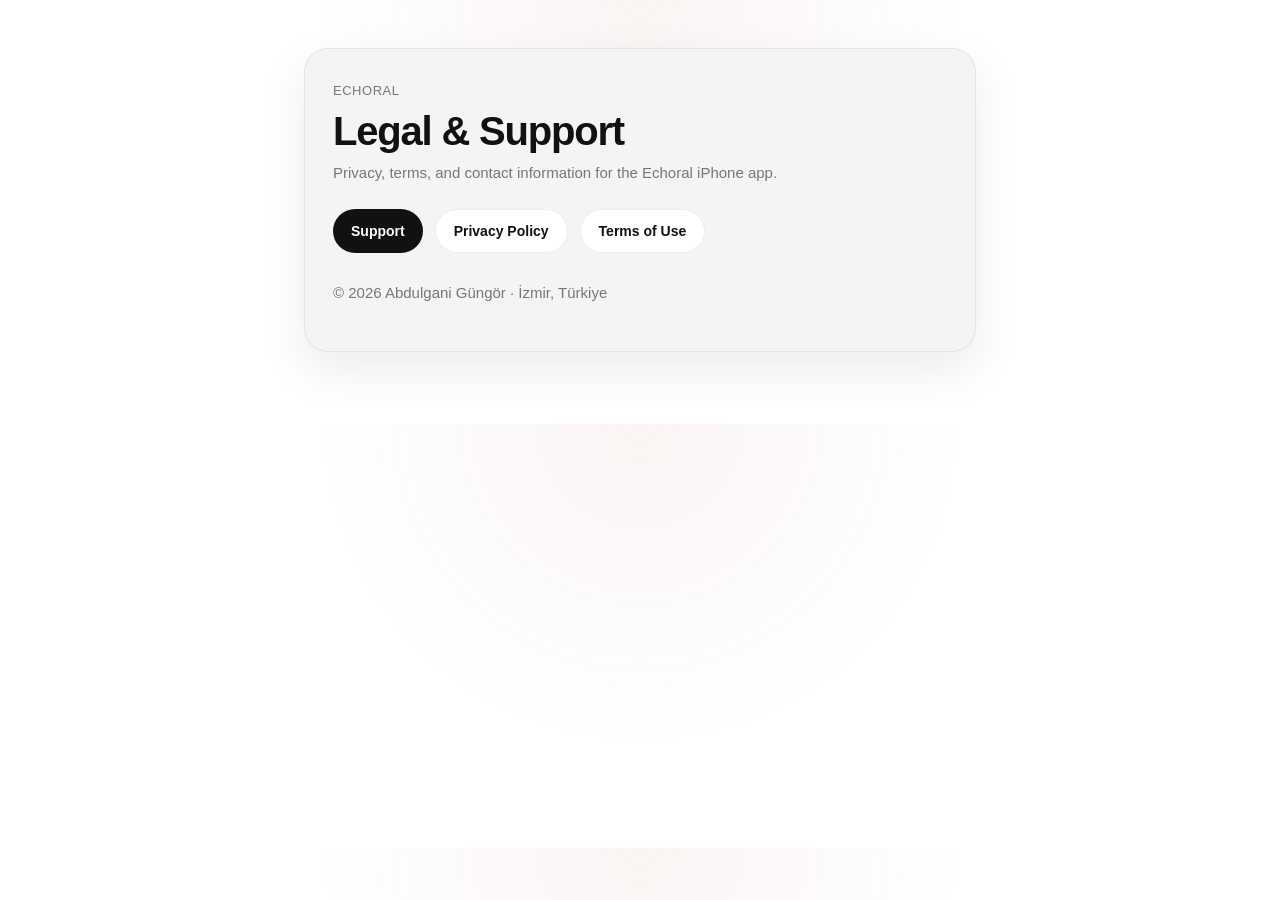
<file: index.html>
<!DOCTYPE html>
<html lang="en">
<head>
  <meta charset="utf-8">
  <meta name="viewport" content="width=device-width, initial-scale=1">
  <title>Echoral — Legal & Support</title>
  <meta name="description" content="Echoral privacy policy, terms of use, and support.">
  <link rel="stylesheet" href="style.css">
</head>
<body>
  <main class="wrap">
    <article class="card">
      <p class="eyebrow">Echoral</p>
      <h1>Legal &amp; Support</h1>
      <p class="lede">Privacy, terms, and contact information for the Echoral iPhone app.</p>

      <div class="actions">
        <a class="button" href="support.html">Support</a>
        <a class="button secondary" href="privacy.html">Privacy Policy</a>
        <a class="button secondary" href="terms.html">Terms of Use</a>
      </div>

      <footer>
        <p>© 2026 Abdulgani Güngör · İzmir, Türkiye</p>
      </footer>
    </article>
  </main>
</body>
</html>
</file>
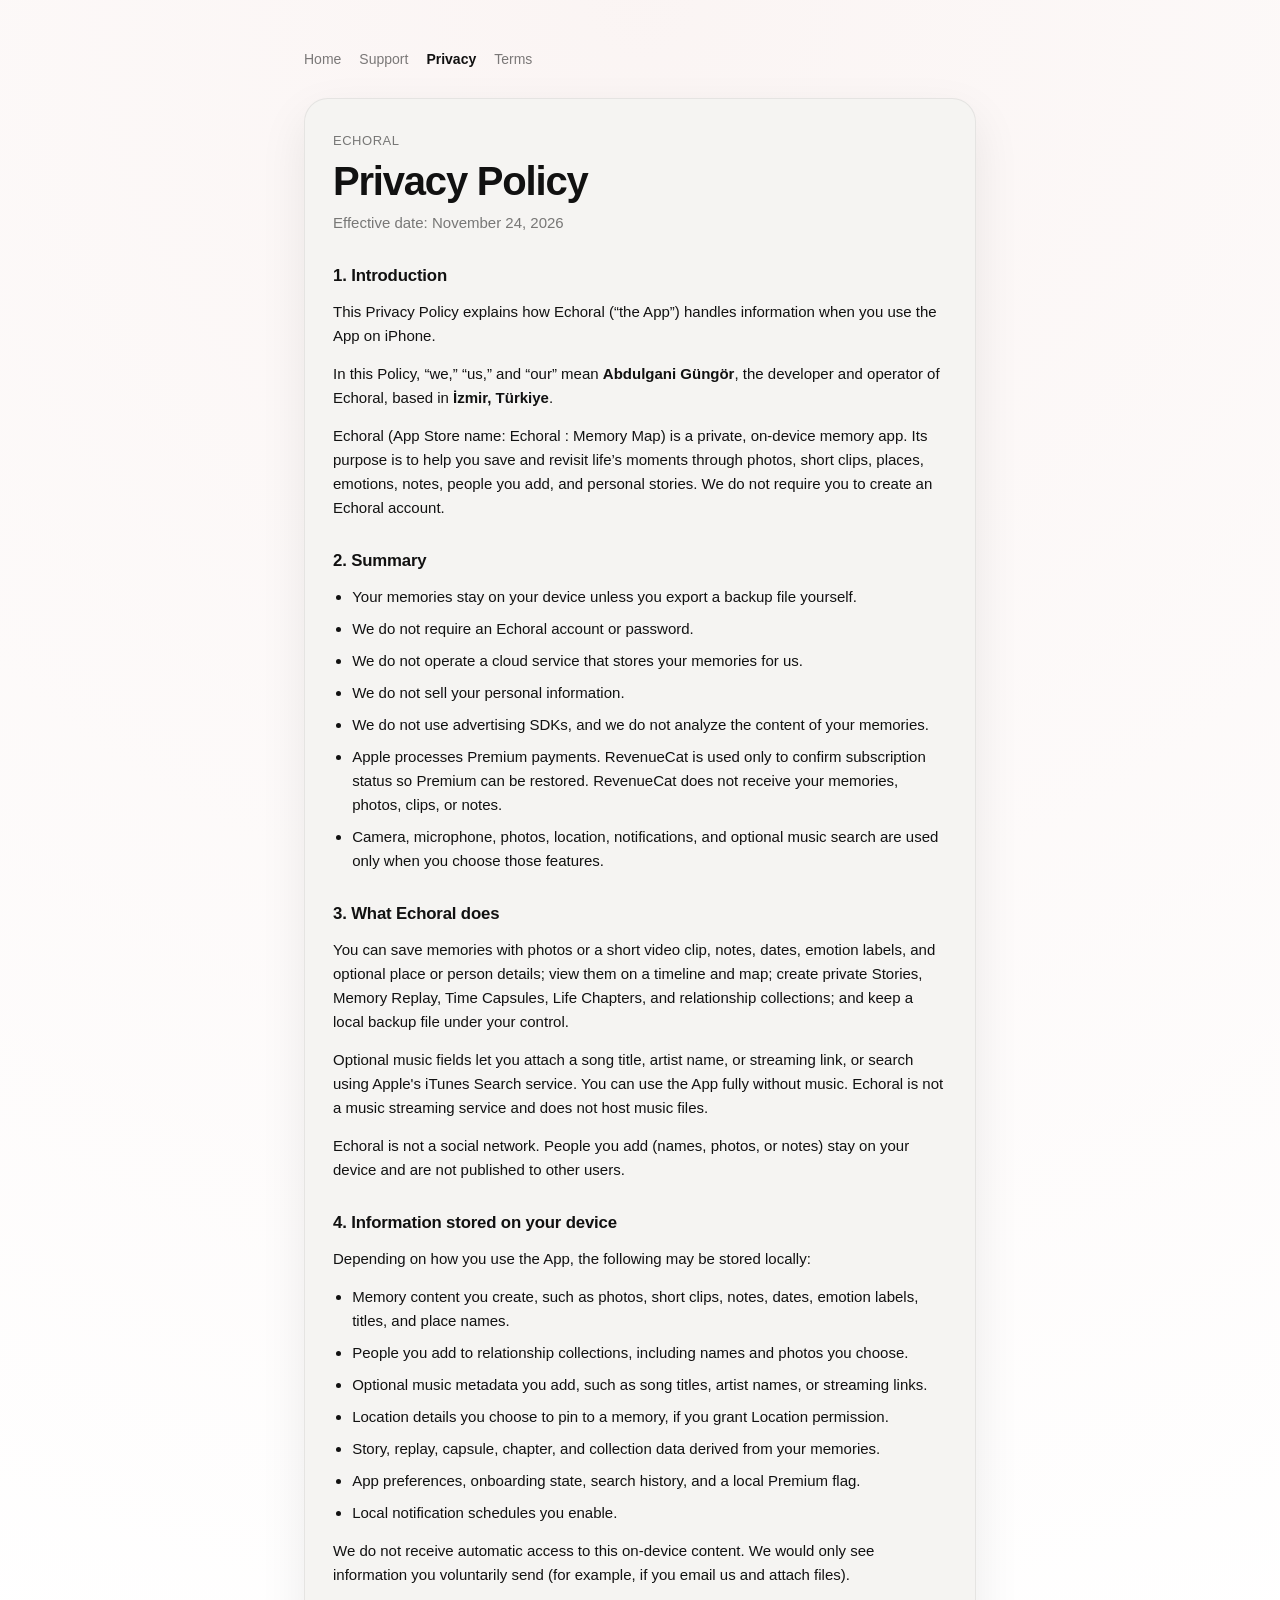
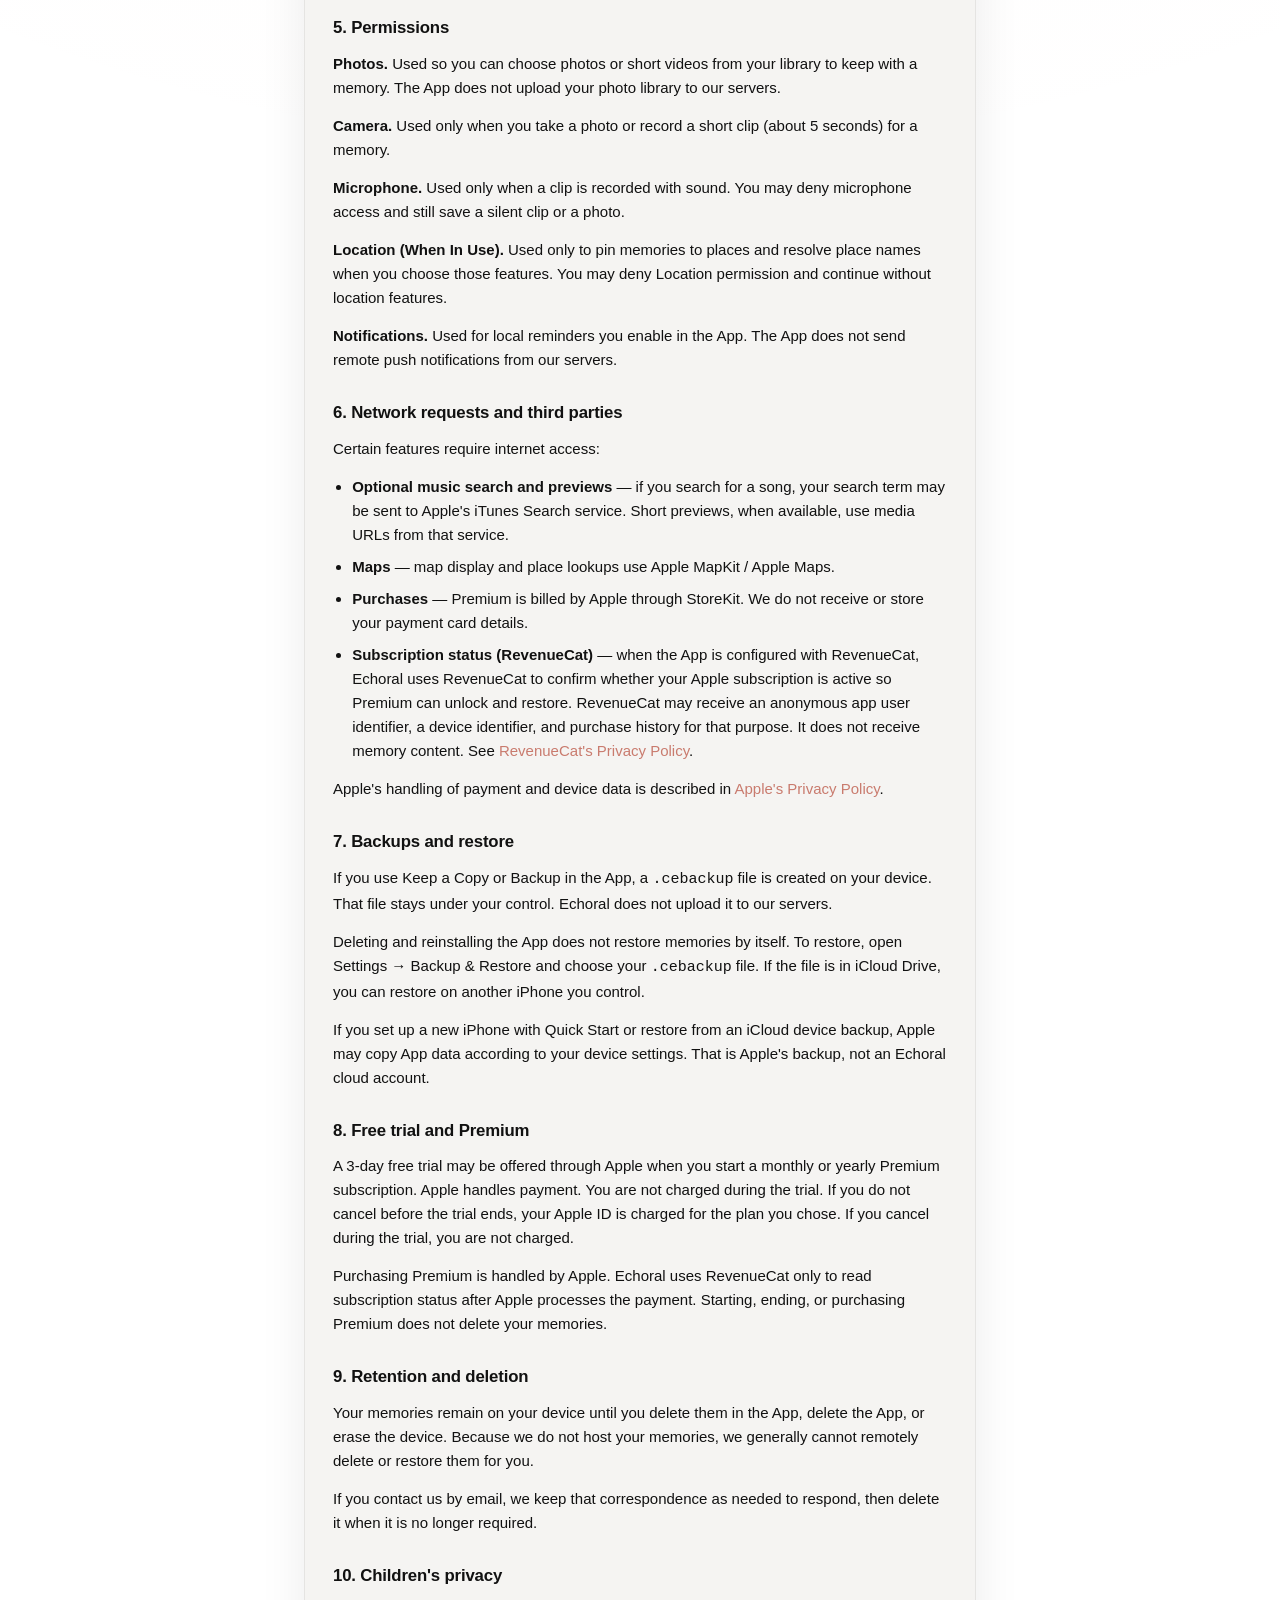
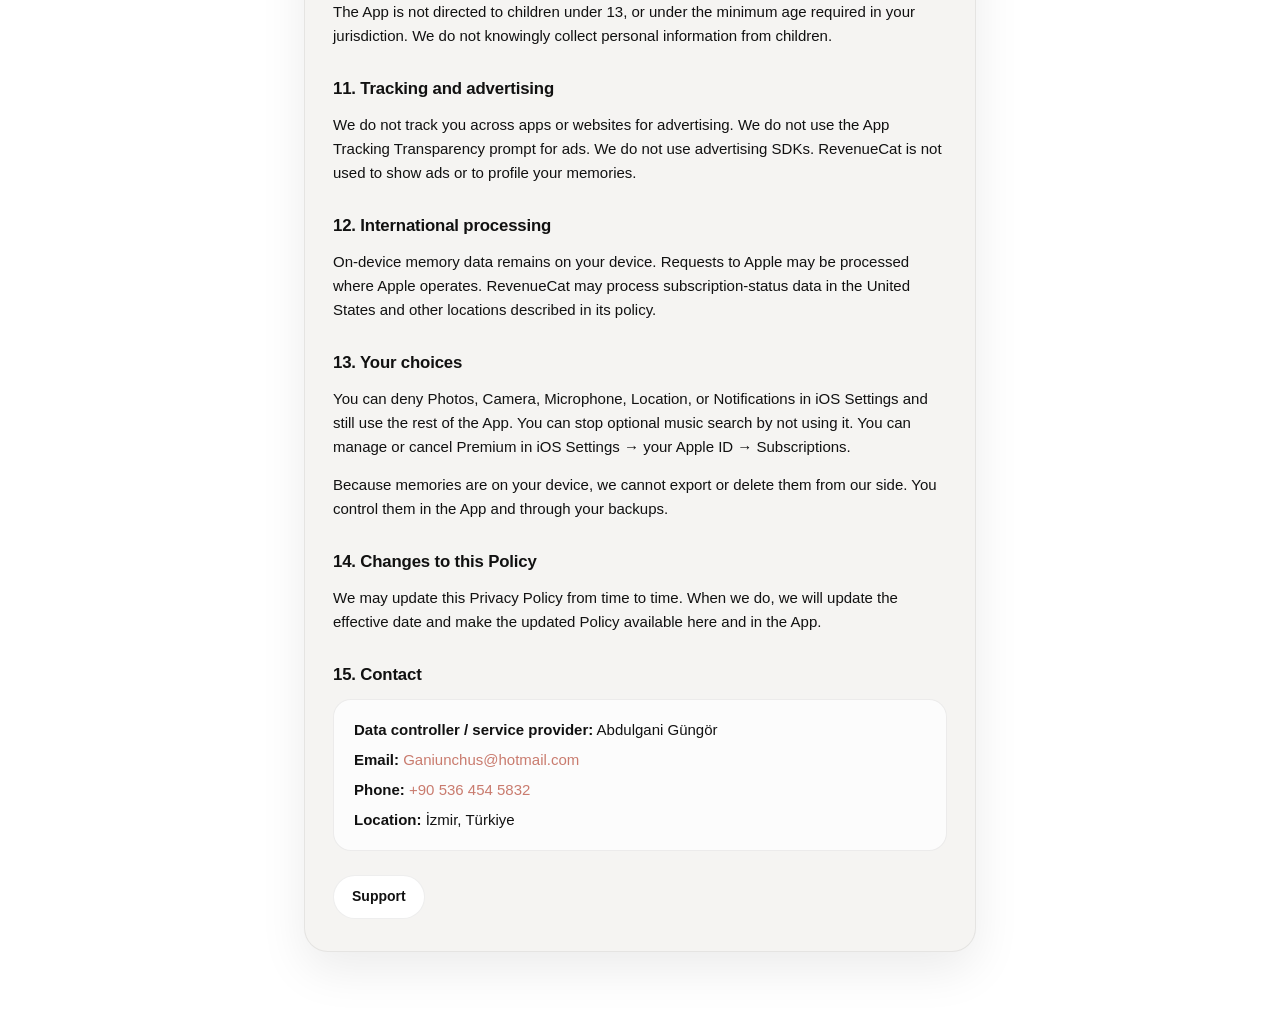
<file: privacy.html>
<!DOCTYPE html>
<html lang="en">
<head>
  <meta charset="utf-8">
  <meta name="viewport" content="width=device-width, initial-scale=1">
  <title>Echoral Privacy Policy</title>
  <meta name="description" content="Privacy Policy for the Echoral iPhone app.">
  <link rel="stylesheet" href="style.css">
</head>
<body>
  <main class="wrap">
    <nav class="site-nav" aria-label="Legal">
      <a href="index.html">Home</a>
      <a href="support.html">Support</a>
      <a href="privacy.html" aria-current="page">Privacy</a>
      <a href="terms.html">Terms</a>
    </nav>

    <article class="card">
      <p class="eyebrow">Echoral</p>
      <h1>Privacy Policy</h1>
      <p class="meta">Effective date: November 24, 2026</p>

      <h2>1. Introduction</h2>
      <p>This Privacy Policy explains how Echoral (“the App”) handles information when you use the App on iPhone.</p>
      <p>In this Policy, “we,” “us,” and “our” mean <strong>Abdulgani Güngör</strong>, the developer and operator of Echoral, based in <strong>İzmir, Türkiye</strong>.</p>
      <p>Echoral (App Store name: Echoral : Memory Map) is a private, on-device memory app. Its purpose is to help you save and revisit life’s moments through photos, short clips, places, emotions, notes, people you add, and personal stories. We do not require you to create an Echoral account.</p>

      <h2>2. Summary</h2>
      <ul>
        <li>Your memories stay on your device unless you export a backup file yourself.</li>
        <li>We do not require an Echoral account or password.</li>
        <li>We do not operate a cloud service that stores your memories for us.</li>
        <li>We do not sell your personal information.</li>
        <li>We do not use advertising SDKs, and we do not analyze the content of your memories.</li>
        <li>Apple processes Premium payments. RevenueCat is used only to confirm subscription status so Premium can be restored. RevenueCat does not receive your memories, photos, clips, or notes.</li>
        <li>Camera, microphone, photos, location, notifications, and optional music search are used only when you choose those features.</li>
      </ul>

      <h2>3. What Echoral does</h2>
      <p>You can save memories with photos or a short video clip, notes, dates, emotion labels, and optional place or person details; view them on a timeline and map; create private Stories, Memory Replay, Time Capsules, Life Chapters, and relationship collections; and keep a local backup file under your control.</p>
      <p>Optional music fields let you attach a song title, artist name, or streaming link, or search using Apple's iTunes Search service. You can use the App fully without music. Echoral is not a music streaming service and does not host music files.</p>
      <p>Echoral is not a social network. People you add (names, photos, or notes) stay on your device and are not published to other users.</p>

      <h2>4. Information stored on your device</h2>
      <p>Depending on how you use the App, the following may be stored locally:</p>
      <ul>
        <li>Memory content you create, such as photos, short clips, notes, dates, emotion labels, titles, and place names.</li>
        <li>People you add to relationship collections, including names and photos you choose.</li>
        <li>Optional music metadata you add, such as song titles, artist names, or streaming links.</li>
        <li>Location details you choose to pin to a memory, if you grant Location permission.</li>
        <li>Story, replay, capsule, chapter, and collection data derived from your memories.</li>
        <li>App preferences, onboarding state, search history, and a local Premium flag.</li>
        <li>Local notification schedules you enable.</li>
      </ul>
      <p>We do not receive automatic access to this on-device content. We would only see information you voluntarily send (for example, if you email us and attach files).</p>

      <h2>5. Permissions</h2>
      <p><strong>Photos.</strong> Used so you can choose photos or short videos from your library to keep with a memory. The App does not upload your photo library to our servers.</p>
      <p><strong>Camera.</strong> Used only when you take a photo or record a short clip (about 5 seconds) for a memory.</p>
      <p><strong>Microphone.</strong> Used only when a clip is recorded with sound. You may deny microphone access and still save a silent clip or a photo.</p>
      <p><strong>Location (When In Use).</strong> Used only to pin memories to places and resolve place names when you choose those features. You may deny Location permission and continue without location features.</p>
      <p><strong>Notifications.</strong> Used for local reminders you enable in the App. The App does not send remote push notifications from our servers.</p>

      <h2>6. Network requests and third parties</h2>
      <p>Certain features require internet access:</p>
      <ul>
        <li><strong>Optional music search and previews</strong> — if you search for a song, your search term may be sent to Apple's iTunes Search service. Short previews, when available, use media URLs from that service.</li>
        <li><strong>Maps</strong> — map display and place lookups use Apple MapKit / Apple Maps.</li>
        <li><strong>Purchases</strong> — Premium is billed by Apple through StoreKit. We do not receive or store your payment card details.</li>
        <li><strong>Subscription status (RevenueCat)</strong> — when the App is configured with RevenueCat, Echoral uses RevenueCat to confirm whether your Apple subscription is active so Premium can unlock and restore. RevenueCat may receive an anonymous app user identifier, a device identifier, and purchase history for that purpose. It does not receive memory content. See <a href="https://www.revenuecat.com/privacy">RevenueCat's Privacy Policy</a>.</li>
      </ul>
      <p>Apple's handling of payment and device data is described in <a href="https://www.apple.com/legal/privacy/">Apple's Privacy Policy</a>.</p>

      <h2>7. Backups and restore</h2>
      <p>If you use Keep a Copy or Backup in the App, a <code>.cebackup</code> file is created on your device. That file stays under your control. Echoral does not upload it to our servers.</p>
      <p>Deleting and reinstalling the App does not restore memories by itself. To restore, open Settings → Backup &amp; Restore and choose your <code>.cebackup</code> file. If the file is in iCloud Drive, you can restore on another iPhone you control.</p>
      <p>If you set up a new iPhone with Quick Start or restore from an iCloud device backup, Apple may copy App data according to your device settings. That is Apple's backup, not an Echoral cloud account.</p>

      <h2>8. Free trial and Premium</h2>
      <p>A 3-day free trial may be offered through Apple when you start a monthly or yearly Premium subscription. Apple handles payment. You are not charged during the trial. If you do not cancel before the trial ends, your Apple ID is charged for the plan you chose. If you cancel during the trial, you are not charged.</p>
      <p>Purchasing Premium is handled by Apple. Echoral uses RevenueCat only to read subscription status after Apple processes the payment. Starting, ending, or purchasing Premium does not delete your memories.</p>

      <h2>9. Retention and deletion</h2>
      <p>Your memories remain on your device until you delete them in the App, delete the App, or erase the device. Because we do not host your memories, we generally cannot remotely delete or restore them for you.</p>
      <p>If you contact us by email, we keep that correspondence as needed to respond, then delete it when it is no longer required.</p>

      <h2>10. Children's privacy</h2>
      <p>The App is not directed to children under 13, or under the minimum age required in your jurisdiction. We do not knowingly collect personal information from children.</p>

      <h2>11. Tracking and advertising</h2>
      <p>We do not track you across apps or websites for advertising. We do not use the App Tracking Transparency prompt for ads. We do not use advertising SDKs. RevenueCat is not used to show ads or to profile your memories.</p>

      <h2>12. International processing</h2>
      <p>On-device memory data remains on your device. Requests to Apple may be processed where Apple operates. RevenueCat may process subscription-status data in the United States and other locations described in its policy.</p>

      <h2>13. Your choices</h2>
      <p>You can deny Photos, Camera, Microphone, Location, or Notifications in iOS Settings and still use the rest of the App. You can stop optional music search by not using it. You can manage or cancel Premium in iOS Settings → your Apple ID → Subscriptions.</p>
      <p>Because memories are on your device, we cannot export or delete them from our side. You control them in the App and through your backups.</p>

      <h2>14. Changes to this Policy</h2>
      <p>We may update this Privacy Policy from time to time. When we do, we will update the effective date and make the updated Policy available here and in the App.</p>

      <h2>15. Contact</h2>
      <div class="contact-block">
        <p><strong>Data controller / service provider:</strong> Abdulgani Güngör</p>
        <p><strong>Email:</strong> <a href="mailto:Ganiunchus@hotmail.com">Ganiunchus@hotmail.com</a></p>
        <p><strong>Phone:</strong> <a href="tel:+905364545832">+90 536 454 5832</a></p>
        <p><strong>Location:</strong> İzmir, Türkiye</p>
      </div>

      <div class="actions">
        <a class="button secondary" href="support.html">Support</a>
      </div>
    </article>
  </main>
</body>
</html>
</file>
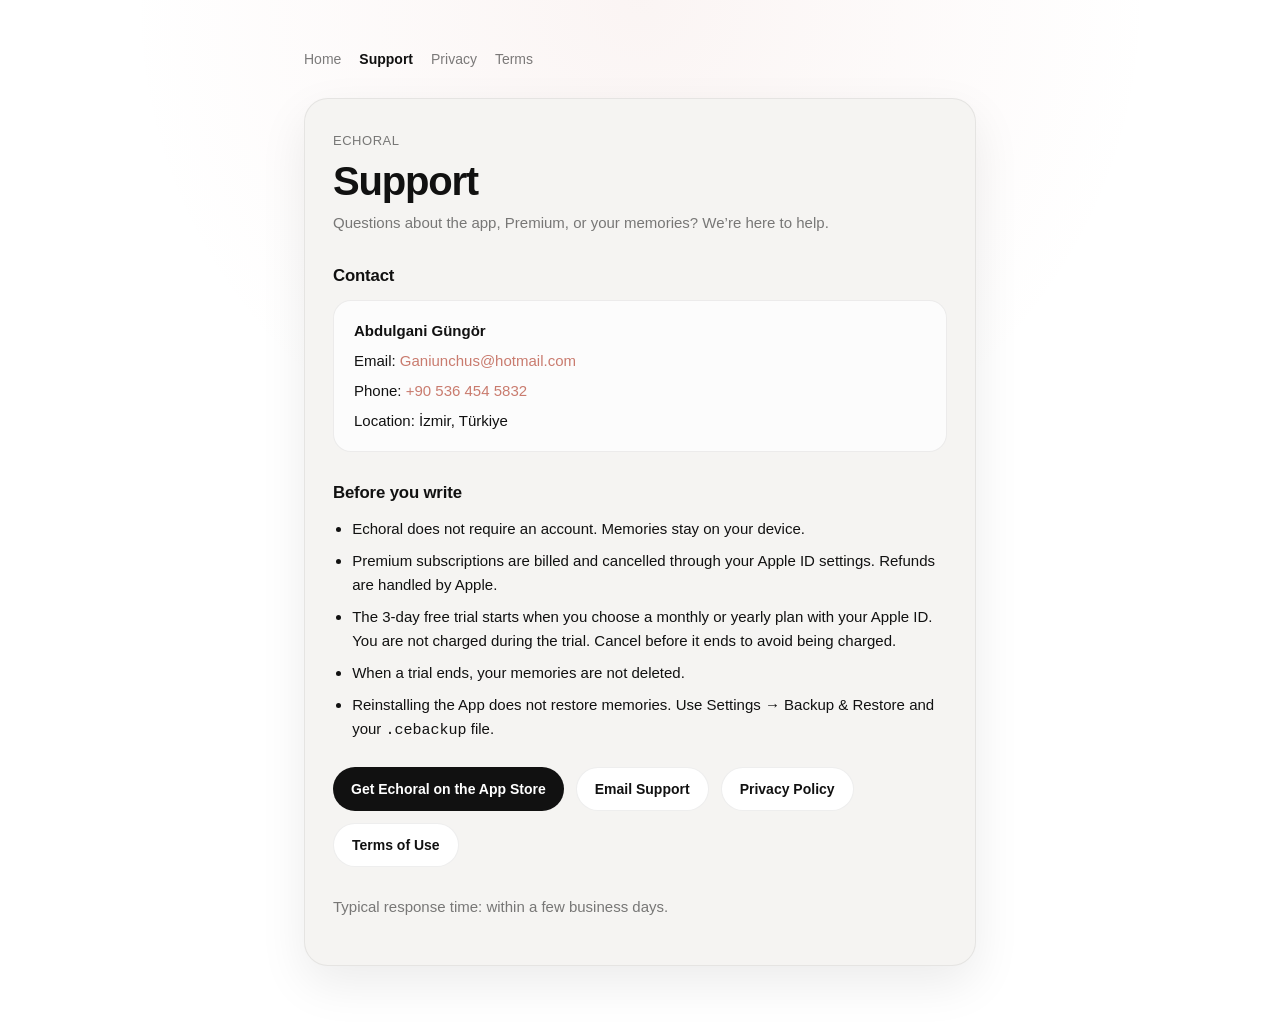
<file: support.html>
<!DOCTYPE html>
<html lang="en">
<head>
  <meta charset="utf-8">
  <meta name="viewport" content="width=device-width, initial-scale=1">
  <title>Echoral Support</title>
  <meta name="description" content="Contact Echoral support for help with the app.">
  <link rel="stylesheet" href="style.css">
</head>
<body>
  <main class="wrap">
    <nav class="site-nav" aria-label="Legal">
      <a href="index.html">Home</a>
      <a href="support.html" aria-current="page">Support</a>
      <a href="privacy.html">Privacy</a>
      <a href="terms.html">Terms</a>
    </nav>

    <article class="card">
      <p class="eyebrow">Echoral</p>
      <h1>Support</h1>
      <p class="lede">Questions about the app, Premium, or your memories? We’re here to help.</p>

      <h2>Contact</h2>
      <div class="contact-block">
        <p><strong>Abdulgani Güngör</strong></p>
        <p>Email: <a href="mailto:Ganiunchus@hotmail.com">Ganiunchus@hotmail.com</a></p>
        <p>Phone: <a href="tel:+905364545832">+90 536 454 5832</a></p>
        <p>Location: İzmir, Türkiye</p>
      </div>

      <h2>Before you write</h2>
      <ul>
        <li>Echoral does not require an account. Memories stay on your device.</li>
        <li>Premium subscriptions are billed and cancelled through your Apple ID settings. Refunds are handled by Apple.</li>
        <li>The 3-day free trial starts when you choose a monthly or yearly plan with your Apple ID. You are not charged during the trial. Cancel before it ends to avoid being charged.</li>
        <li>When a trial ends, your memories are not deleted.</li>
        <li>Reinstalling the App does not restore memories. Use Settings → Backup &amp; Restore and your <code>.cebackup</code> file.</li>
      </ul>

      <div class="actions">
        <a class="button" href="https://apps.apple.com/app/id6795982005">Get Echoral on the App Store</a>
        <a class="button secondary" href="mailto:Ganiunchus@hotmail.com">Email Support</a>
        <a class="button secondary" href="privacy.html">Privacy Policy</a>
        <a class="button secondary" href="terms.html">Terms of Use</a>
      </div>

      <footer>
        <p>Typical response time: within a few business days.</p>
      </footer>
    </article>
  </main>
</body>
</html>
</file>
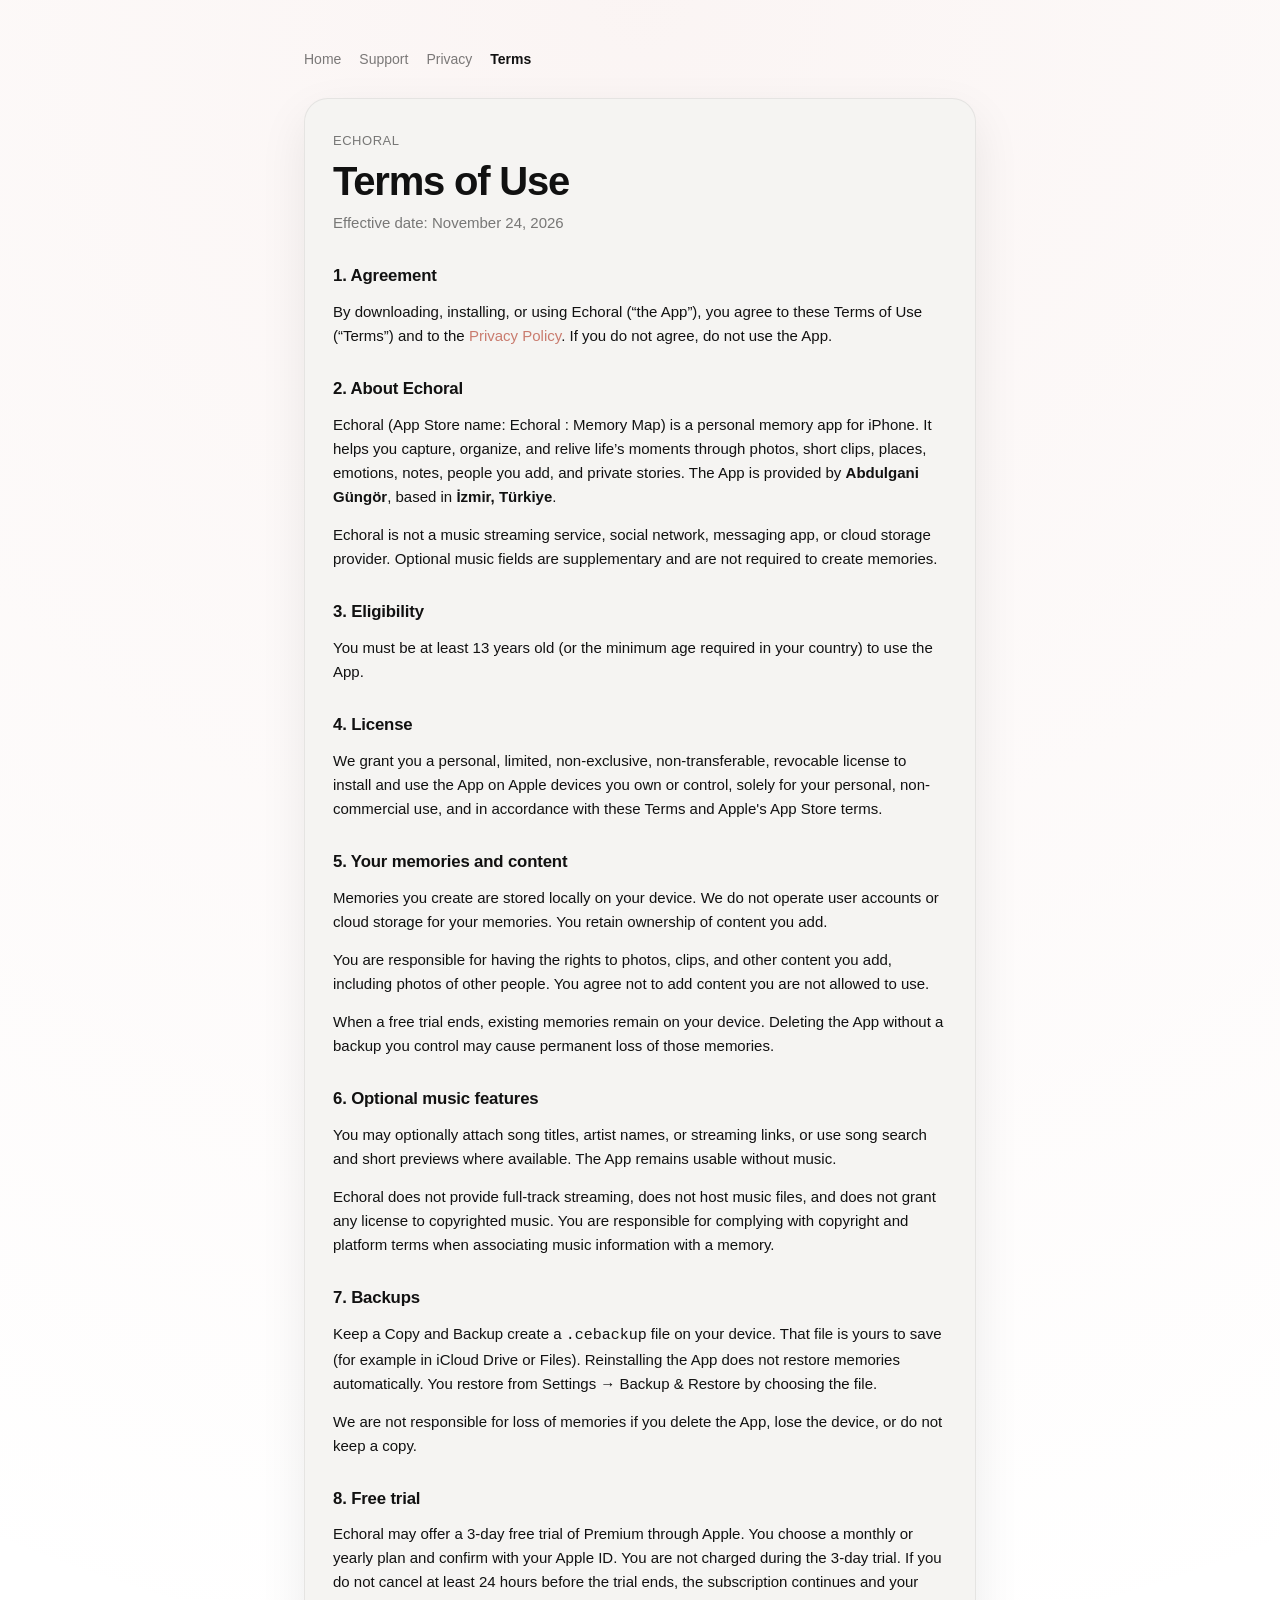
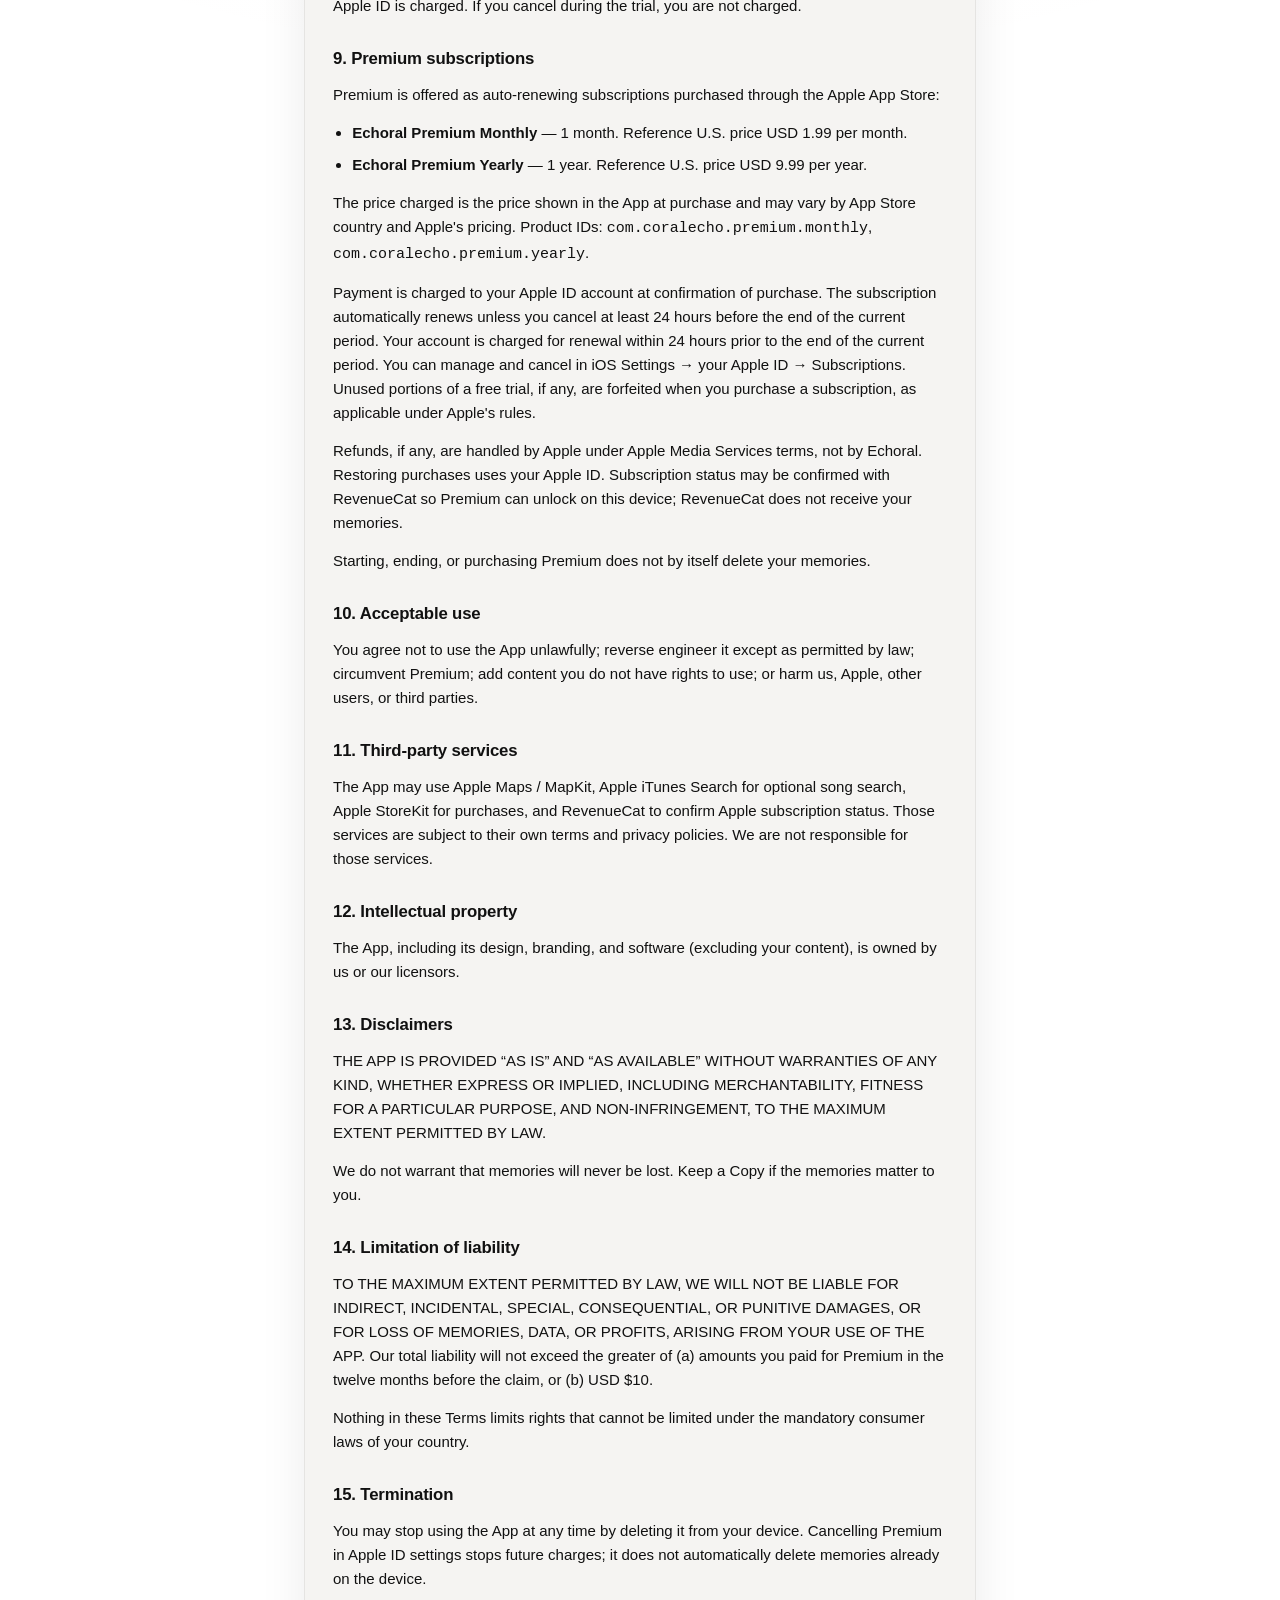
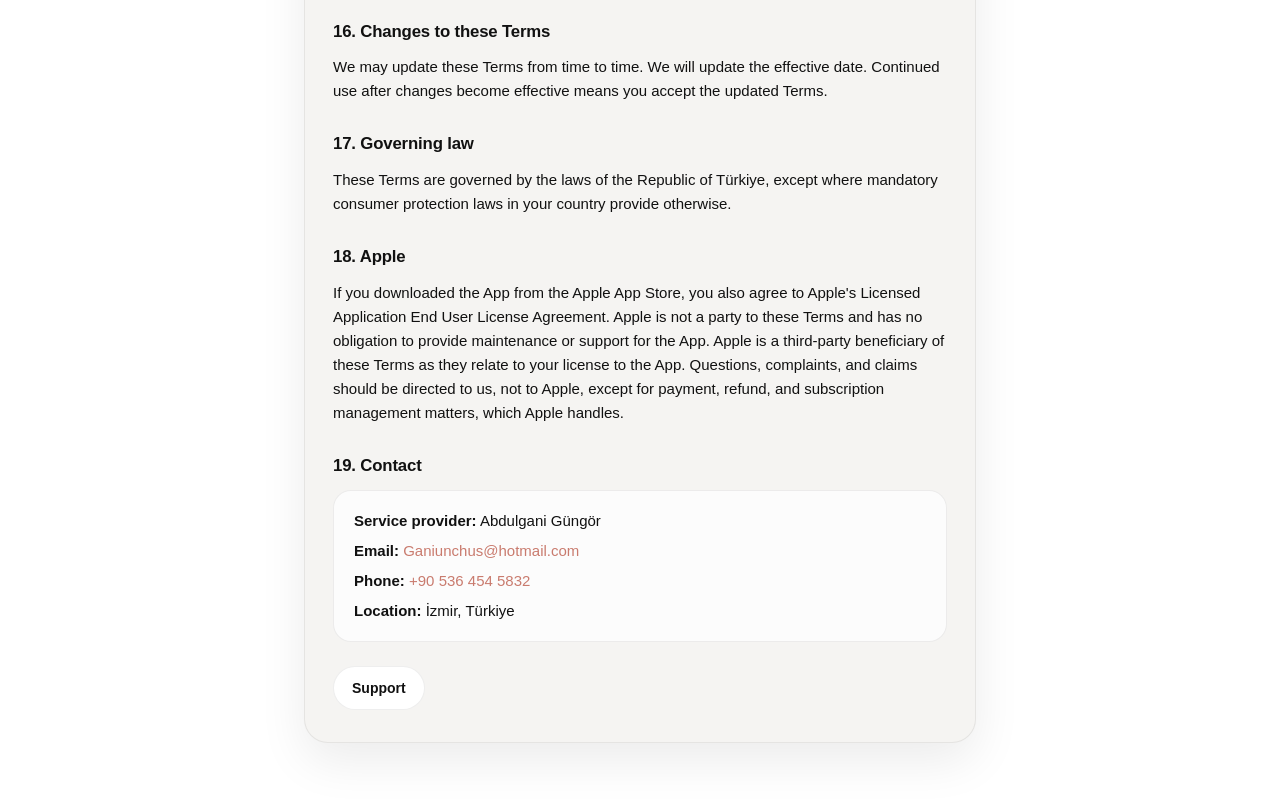
<file: terms.html>
<!DOCTYPE html>
<html lang="en">
<head>
  <meta charset="utf-8">
  <meta name="viewport" content="width=device-width, initial-scale=1">
  <title>Echoral Terms of Use</title>
  <meta name="description" content="Terms of Use for the Echoral iPhone app.">
  <link rel="stylesheet" href="style.css">
</head>
<body>
  <main class="wrap">
    <nav class="site-nav" aria-label="Legal">
      <a href="index.html">Home</a>
      <a href="support.html">Support</a>
      <a href="privacy.html">Privacy</a>
      <a href="terms.html" aria-current="page">Terms</a>
    </nav>

    <article class="card">
      <p class="eyebrow">Echoral</p>
      <h1>Terms of Use</h1>
      <p class="meta">Effective date: November 24, 2026</p>

      <h2>1. Agreement</h2>
      <p>By downloading, installing, or using Echoral (“the App”), you agree to these Terms of Use (“Terms”) and to the <a href="privacy.html">Privacy Policy</a>. If you do not agree, do not use the App.</p>

      <h2>2. About Echoral</h2>
      <p>Echoral (App Store name: Echoral : Memory Map) is a personal memory app for iPhone. It helps you capture, organize, and relive life’s moments through photos, short clips, places, emotions, notes, people you add, and private stories. The App is provided by <strong>Abdulgani Güngör</strong>, based in <strong>İzmir, Türkiye</strong>.</p>
      <p>Echoral is not a music streaming service, social network, messaging app, or cloud storage provider. Optional music fields are supplementary and are not required to create memories.</p>

      <h2>3. Eligibility</h2>
      <p>You must be at least 13 years old (or the minimum age required in your country) to use the App.</p>

      <h2>4. License</h2>
      <p>We grant you a personal, limited, non-exclusive, non-transferable, revocable license to install and use the App on Apple devices you own or control, solely for your personal, non-commercial use, and in accordance with these Terms and Apple's App Store terms.</p>

      <h2>5. Your memories and content</h2>
      <p>Memories you create are stored locally on your device. We do not operate user accounts or cloud storage for your memories. You retain ownership of content you add.</p>
      <p>You are responsible for having the rights to photos, clips, and other content you add, including photos of other people. You agree not to add content you are not allowed to use.</p>
      <p>When a free trial ends, existing memories remain on your device. Deleting the App without a backup you control may cause permanent loss of those memories.</p>

      <h2>6. Optional music features</h2>
      <p>You may optionally attach song titles, artist names, or streaming links, or use song search and short previews where available. The App remains usable without music.</p>
      <p>Echoral does not provide full-track streaming, does not host music files, and does not grant any license to copyrighted music. You are responsible for complying with copyright and platform terms when associating music information with a memory.</p>

      <h2>7. Backups</h2>
      <p>Keep a Copy and Backup create a <code>.cebackup</code> file on your device. That file is yours to save (for example in iCloud Drive or Files). Reinstalling the App does not restore memories automatically. You restore from Settings → Backup &amp; Restore by choosing the file.</p>
      <p>We are not responsible for loss of memories if you delete the App, lose the device, or do not keep a copy.</p>

      <h2>8. Free trial</h2>
      <p>Echoral may offer a 3-day free trial of Premium through Apple. You choose a monthly or yearly plan and confirm with your Apple ID. You are not charged during the 3-day trial. If you do not cancel at least 24 hours before the trial ends, the subscription continues and your Apple ID is charged. If you cancel during the trial, you are not charged.</p>

      <h2>9. Premium subscriptions</h2>
      <p>Premium is offered as auto-renewing subscriptions purchased through the Apple App Store:</p>
      <ul>
        <li><strong>Echoral Premium Monthly</strong> — 1 month. Reference U.S. price USD 1.99 per month.</li>
        <li><strong>Echoral Premium Yearly</strong> — 1 year. Reference U.S. price USD 9.99 per year.</li>
      </ul>
      <p>The price charged is the price shown in the App at purchase and may vary by App Store country and Apple's pricing. Product IDs: <code>com.coralecho.premium.monthly</code>, <code>com.coralecho.premium.yearly</code>.</p>
      <p>Payment is charged to your Apple ID account at confirmation of purchase. The subscription automatically renews unless you cancel at least 24 hours before the end of the current period. Your account is charged for renewal within 24 hours prior to the end of the current period. You can manage and cancel in iOS Settings → your Apple ID → Subscriptions. Unused portions of a free trial, if any, are forfeited when you purchase a subscription, as applicable under Apple's rules.</p>
      <p>Refunds, if any, are handled by Apple under Apple Media Services terms, not by Echoral. Restoring purchases uses your Apple ID. Subscription status may be confirmed with RevenueCat so Premium can unlock on this device; RevenueCat does not receive your memories.</p>
      <p>Starting, ending, or purchasing Premium does not by itself delete your memories.</p>

      <h2>10. Acceptable use</h2>
      <p>You agree not to use the App unlawfully; reverse engineer it except as permitted by law; circumvent Premium; add content you do not have rights to use; or harm us, Apple, other users, or third parties.</p>

      <h2>11. Third-party services</h2>
      <p>The App may use Apple Maps / MapKit, Apple iTunes Search for optional song search, Apple StoreKit for purchases, and RevenueCat to confirm Apple subscription status. Those services are subject to their own terms and privacy policies. We are not responsible for those services.</p>

      <h2>12. Intellectual property</h2>
      <p>The App, including its design, branding, and software (excluding your content), is owned by us or our licensors.</p>

      <h2>13. Disclaimers</h2>
      <p>THE APP IS PROVIDED “AS IS” AND “AS AVAILABLE” WITHOUT WARRANTIES OF ANY KIND, WHETHER EXPRESS OR IMPLIED, INCLUDING MERCHANTABILITY, FITNESS FOR A PARTICULAR PURPOSE, AND NON-INFRINGEMENT, TO THE MAXIMUM EXTENT PERMITTED BY LAW.</p>
      <p>We do not warrant that memories will never be lost. Keep a Copy if the memories matter to you.</p>

      <h2>14. Limitation of liability</h2>
      <p>TO THE MAXIMUM EXTENT PERMITTED BY LAW, WE WILL NOT BE LIABLE FOR INDIRECT, INCIDENTAL, SPECIAL, CONSEQUENTIAL, OR PUNITIVE DAMAGES, OR FOR LOSS OF MEMORIES, DATA, OR PROFITS, ARISING FROM YOUR USE OF THE APP. Our total liability will not exceed the greater of (a) amounts you paid for Premium in the twelve months before the claim, or (b) USD $10.</p>
      <p>Nothing in these Terms limits rights that cannot be limited under the mandatory consumer laws of your country.</p>

      <h2>15. Termination</h2>
      <p>You may stop using the App at any time by deleting it from your device. Cancelling Premium in Apple ID settings stops future charges; it does not automatically delete memories already on the device.</p>

      <h2>16. Changes to these Terms</h2>
      <p>We may update these Terms from time to time. We will update the effective date. Continued use after changes become effective means you accept the updated Terms.</p>

      <h2>17. Governing law</h2>
      <p>These Terms are governed by the laws of the Republic of Türkiye, except where mandatory consumer protection laws in your country provide otherwise.</p>

      <h2>18. Apple</h2>
      <p>If you downloaded the App from the Apple App Store, you also agree to Apple's Licensed Application End User License Agreement. Apple is not a party to these Terms and has no obligation to provide maintenance or support for the App. Apple is a third-party beneficiary of these Terms as they relate to your license to the App. Questions, complaints, and claims should be directed to us, not to Apple, except for payment, refund, and subscription management matters, which Apple handles.</p>

      <h2>19. Contact</h2>
      <div class="contact-block">
        <p><strong>Service provider:</strong> Abdulgani Güngör</p>
        <p><strong>Email:</strong> <a href="mailto:Ganiunchus@hotmail.com">Ganiunchus@hotmail.com</a></p>
        <p><strong>Phone:</strong> <a href="tel:+905364545832">+90 536 454 5832</a></p>
        <p><strong>Location:</strong> İzmir, Türkiye</p>
      </div>

      <div class="actions">
        <a class="button secondary" href="support.html">Support</a>
      </div>
    </article>
  </main>
</body>
</html>
</file>
<file: style.css>
:root {
  --ink: #111111;
  --muted: rgba(17, 17, 17, 0.55);
  --paper: #f5f4f2;
  --coral: #c97b6e;
  --white: #ffffff;
  --border: rgba(17, 17, 17, 0.07);
  --shadow: 0 18px 48px rgba(17, 17, 17, 0.08);
  --max: 720px;
}

* {
  box-sizing: border-box;
}

html {
  -webkit-text-size-adjust: 100%;
}

body {
  margin: 0;
  color: var(--ink);
  background:
    radial-gradient(circle at top, rgba(201, 123, 110, 0.08), transparent 42%),
    var(--white);
  font-family: -apple-system, BlinkMacSystemFont, "SF Pro Text", "Segoe UI", sans-serif;
  line-height: 1.6;
}

a {
  color: var(--coral);
  text-decoration: none;
}

a:hover {
  text-decoration: underline;
}

.wrap {
  max-width: var(--max);
  margin: 0 auto;
  padding: 48px 24px 72px;
}

.card {
  background: var(--paper);
  border: 1px solid var(--border);
  border-radius: 24px;
  box-shadow: var(--shadow);
  padding: 32px 28px;
}

.eyebrow {
  color: var(--muted);
  font-size: 13px;
  letter-spacing: 0.04em;
  text-transform: uppercase;
  margin: 0 0 8px;
}

h1 {
  margin: 0 0 8px;
  font-size: clamp(2rem, 5vw, 2.5rem);
  line-height: 1.08;
  letter-spacing: -0.03em;
}

.lede,
.meta {
  color: var(--muted);
  font-size: 15px;
}

.meta {
  margin: 0 0 28px;
}

nav.site-nav {
  display: flex;
  flex-wrap: wrap;
  gap: 12px 18px;
  margin-bottom: 28px;
  font-size: 14px;
}

nav.site-nav a {
  color: var(--muted);
}

nav.site-nav a[aria-current="page"] {
  color: var(--ink);
  font-weight: 600;
  text-decoration: none;
}

h2 {
  margin: 28px 0 10px;
  font-size: 1.05rem;
  letter-spacing: -0.01em;
}

p,
ul {
  margin: 0 0 14px;
  font-size: 15px;
}

ul {
  padding-left: 1.2rem;
}

li {
  margin-bottom: 8px;
}

.contact-block {
  margin-top: 8px;
  padding: 18px 20px;
  border-radius: 18px;
  background: rgba(255, 255, 255, 0.72);
  border: 1px solid var(--border);
}

.contact-block p {
  margin: 0 0 6px;
}

.contact-block p:last-child {
  margin-bottom: 0;
}

.actions {
  display: flex;
  flex-wrap: wrap;
  gap: 12px;
  margin-top: 24px;
}

.button {
  display: inline-flex;
  align-items: center;
  justify-content: center;
  min-height: 44px;
  padding: 0 18px;
  border-radius: 999px;
  background: var(--ink);
  color: var(--white);
  font-size: 14px;
  font-weight: 600;
  text-decoration: none;
}

.button.secondary {
  background: var(--white);
  color: var(--ink);
  border: 1px solid var(--border);
}

footer {
  margin-top: 28px;
  color: var(--muted);
  font-size: 13px;
}

@media (max-width: 640px) {
  .wrap {
    padding: 32px 18px 56px;
  }

  .card {
    padding: 24px 20px;
  }
}
</file>
